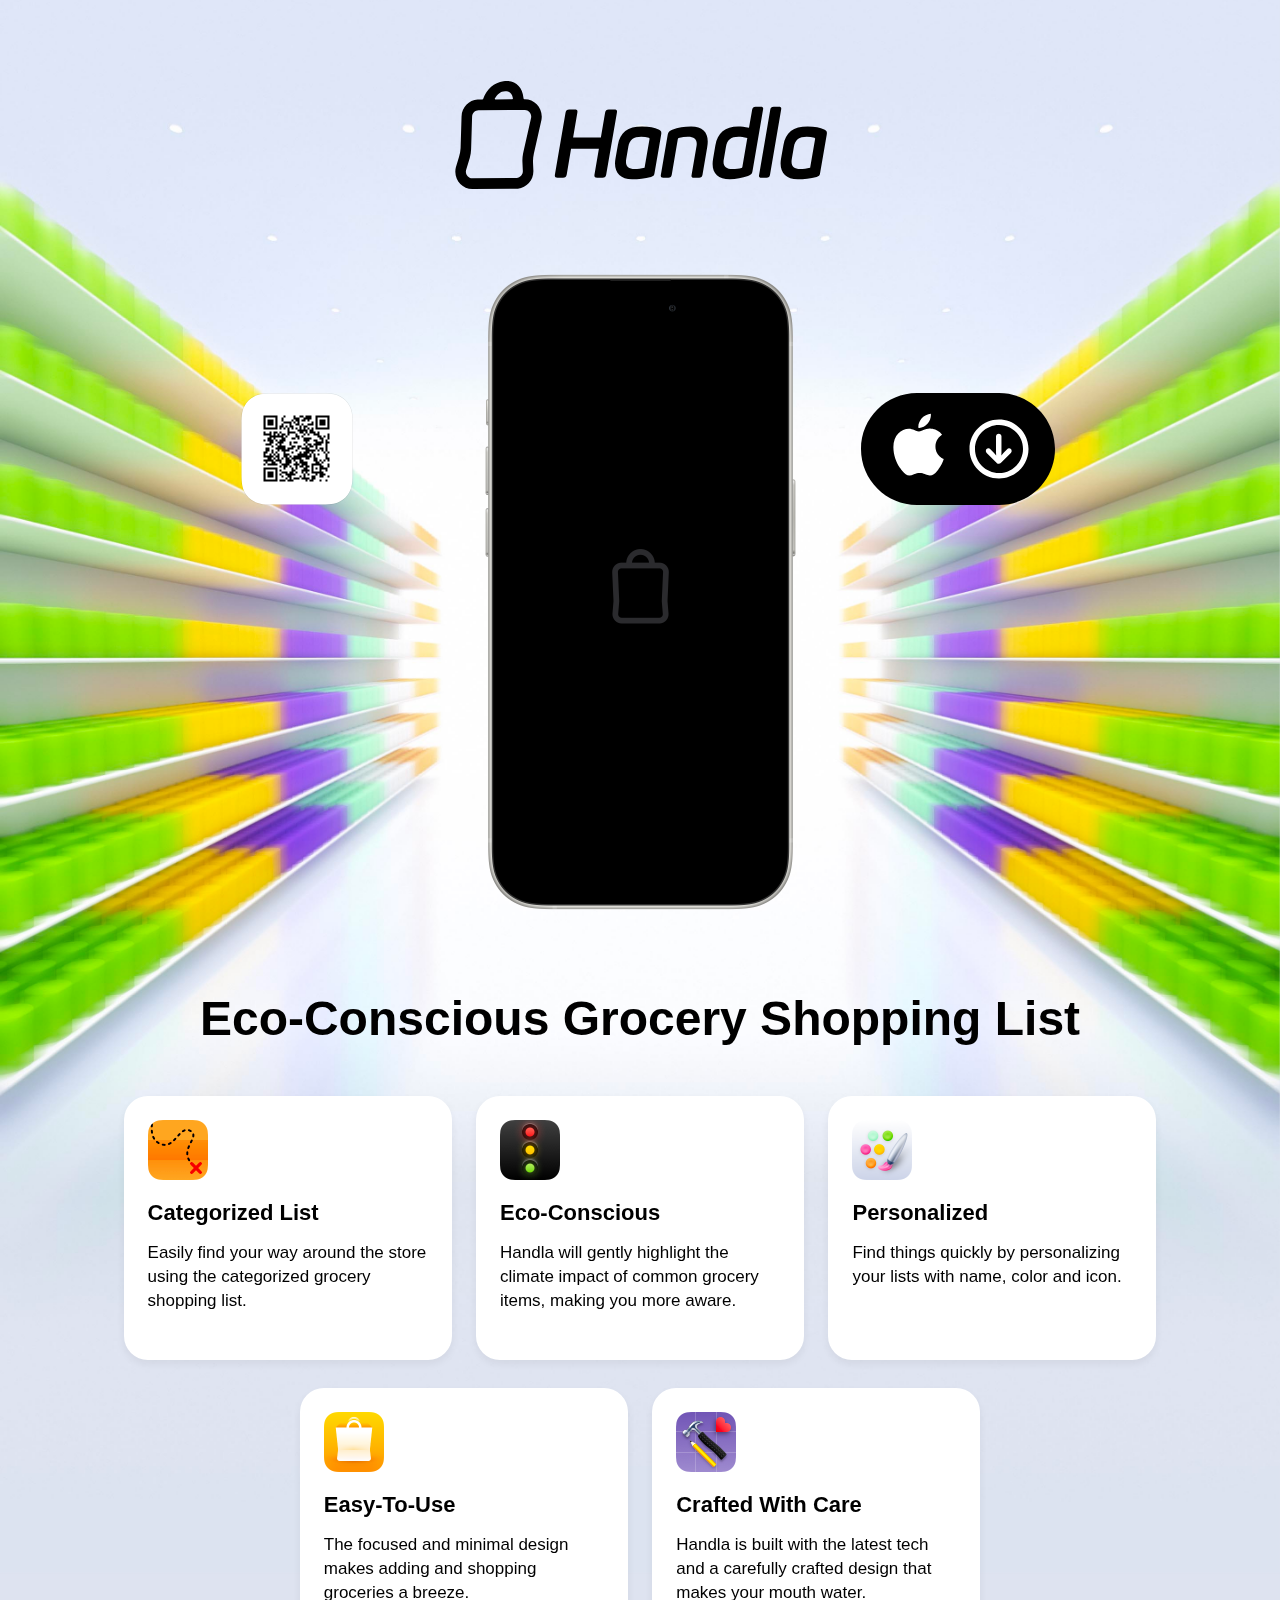
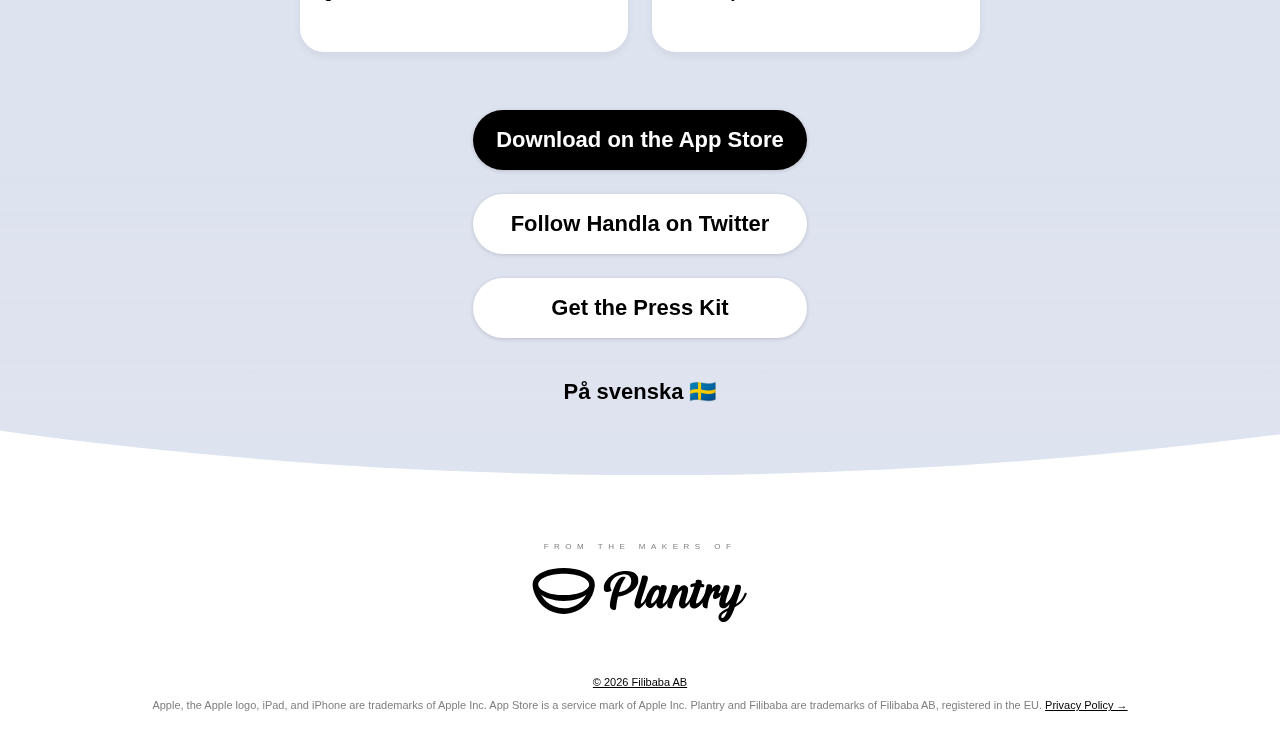
<file: index.html>
<!DOCTYPE html>
<html>
  <head>
    <meta charset="utf8" />
    <title>Handla: Smart Grocery Shopping List App</title>
    <meta name="description"
    content="Handla is a tastefully designed grocery shopping list that is eco-conscious, categorized, personalized, easy-to-use, and family shared. In short, it’s all you need in a shopping list.">
    <meta name="viewport" content="width=device-width, initial-scale=1.0, viewport-fit=cover">
<!--     <meta name="apple-itunes-app" content="app-id=1548937693, affiliate-data=ct=web"> -->
    <meta property="og:title" content="Handla: Smart Grocery Shopping List App">
  	<meta property="og:type" content="website">
  	<meta property="og:description" content="Handla is a tastefully designed grocery shopping list that is eco-conscious, categorized, personalized, easy-to-use, and family shared. In short, it’s all you need in a shopping list.">
  	<meta property="og:image" content="https://handlagrocerylist.app/gfx/social-large.jpg">
    <meta name="twitter:image:src" content="https://handlagrocerylist.app/gfx/social-large.jpg">
    <meta name="twitter:creator" content="@GetHandla">
    <meta name="twitter:title" content="Handla: Smart Grocery Shopping List App">
    <meta name="twitter:description" content="Handla is a tastefully designed grocery shopping list that is eco-conscious, categorized, personalized, easy-to-use, and family shared. In short, it’s all you need in a shopping list.">
    <meta name="twitter:site" content="@GetHandla">
    <meta name="twitter:card" content="summary_large_image">
    <meta name="twitter:image" content="https://handlagrocerylist.app/gfx/social-large.jpg">
    <meta name="theme-color" content="#dee3f0" media="(prefers-color-scheme: light)">
    <meta name="theme-color" content="#1A1B20" media="(prefers-color-scheme: dark)">
    <link rel="stylesheet" href="styles.css">
    <link rel="shortcut icon" href="gfx/handla-favicon.png">
    <link rel="apple-touch-icon" href="gfx/handla-favicon.png">
  </head>
  <body>
    

    <div class="hero rellax" data-rellax-speed="-5" id="headerimage">
        <picture>
        <source srcset="gfx/header-dark@2x.jpg" media="(prefers-color-scheme: dark)">
        <img src="gfx/header@2x.jpg">
        </picture>
    </div>
    
    <header>
      <div class="wrapper">
        
        <img src="gfx/handla.svg" class="handla-logo" alt="Handla" width="443px" height="185px">
        
        <a href="https://apps.apple.com/app/handla-grocery-shopping-list/id1548937693#?platform=iphone" class="download">
        <img src="gfx/download.svg" class="download-button" alt="Download from the App Store" width="194px" height="112px">
        </a>
        <a href="https://apps.apple.com/app/handla-grocery-shopping-list/id1548937693#?platform=iphone" class="download-qr">
        <img src="gfx/qrcode.svg" alt="Download from the App Store" width="112px" height="112px">
        </a>
        
        <div class="hero-iphone">

<!--
          <video class="video dark-video" autoplay muted loop playsinline>
    				<source src="video/web-EN-dark-small.mp4" width="281" height="610" type="video/mp4" media="(max-width:580px)">
    				<source src="video/web-EN-dark.mp4" width="281" height="610" type="video/mp4"/>
  				</video>
  				
          <video class="video light-video" autoplay muted loop playsinline>
    				<source src="video/web-EN-light-small.mp4" width="281" height="610" type="video/mp4" media="(max-width:580px)">
    				<source src="video/web-EN-light.mp4" width="281" height="610" type="video/mp4"/>
  				</video>
-->


          <video class="video dark-video" width="281" height="610" autoplay muted loop playsinline>
    				<source src="https://maxrudberg.com/handla/web-EN-dark-small.mp4" width="281" height="610" type="video/mp4" media="(max-width:580px)">
    				<source src="https://maxrudberg.com/handla/web-EN-dark.mp4" width="281" height="610" type="video/mp4"/>
  				</video>
  				
          <video class="video light-video" width="281" height="610" autoplay muted loop playsinline>
    				<source src="https://maxrudberg.com/handla/web-EN-light-small.mp4" width="281" height="610" type="video/mp4" media="(max-width:580px)">
    				<source src="https://maxrudberg.com/handla/web-EN-light.mp4" width="281" height="610" type="video/mp4"/>
  				</video>

        </div>
        <div>
          <h2>
            <div class="tagline">
              <span class="active">Eco-Conscious</span>
              <span>Categorized&nbsp;</span>
              <span>Personalized&nbsp;</span>
              <span>Easy-To-Use&nbsp;</span>
<!--               <span>Synced&nbsp;</span> -->
            </div>Grocery Shopping List
          </h2>
        </div>

        <a href="https://apps.apple.com/app/handla-grocery-shopping-list/id1548937693#?platform=iphone" class="download-top">
          <img src="gfx/download.svg" class="download-button" alt="Download from the App Store" width="194px" height="112px">
        </a>
        
        <div class="cards">
          <div class="card">
            <picture><img src="gfx/icon-categorized.png" srcset="gfx/icon-categorized@2x.png 2x, gfx/icon-categorized@3x.png 3x" alt="Categorized List"></picture>
            <h1>Categorized List</h1>
            <p>Easily find your way around the store using the categorized grocery shopping list.</p>
          </div>
<!--
          <div class="card">
            <picture>
              <source srcset="gfx/icon-share-dark.png, gfx/icon-share-dark@2x.png 2x, gfx/icon-share-dark@3x.png 3x" media="(prefers-color-scheme: dark)">
              <source srcset="gfx/icon-share@2x.png 2x, gfx/icon-share@3x.png 3x">
              <img src="gfx/icon-share.png" alt="Share & Sync Lists">
            </picture>
            <h1>Sync Lists</h1>
            <p>Keeps lists in sync on your other devices with Handla Premium. Sharing with other users is coming soon.</p>
          </div>
-->
          <div class="card">
            <picture><img src="gfx/icon-ecoconscious.png" srcset="gfx/icon-ecoconscious@2x.png 2x, gfx/icon-ecoconscious@3x.png 3x" alt="Eco-Conscious"></picture>
            <h1>Eco-Conscious</h1>
            <p>Handla will gently highlight the climate impact of common grocery items, making you more aware.</p>
          </div>
          <div class="card">
            <picture>
              <source srcset="gfx/icon-personalized-dark.png, gfx/icon-personalized-dark@2x.png 2x, gfx/icon-personalized-dark@3x.png 3x" media="(prefers-color-scheme: dark)">
              <source srcset="gfx/icon-personalized@2x.png 2x, gfx/icon-personalized@3x.png 3x">
              <img src="gfx/icon-personalized.png" alt="Personalized">
            </picture>
            <h1>Personalized</h1>
            <p>Find things quickly by personalizing your lists with name, color and icon.</p>
          </div>
          <div class="card">
            <picture>
              <source srcset="gfx/icon-easytouse-dark.png, gfx/icon-easytouse-dark@2x.png 2x, gfx/icon-easytouse-dark@3x.png 3x" media="(prefers-color-scheme: dark)">
              <source srcset="gfx/icon-easytouse@2x.png 2x, gfx/icon-easytouse@3x.png 3x">
              <img src="gfx/icon-easytouse.png" alt="Easy-To-Use">
            </picture>
            <h1>Easy-To-Use</h1>
            <p>The focused and minimal design makes adding and shopping groceries a breeze.</p>
          </div>
          <div class="card">
            <picture><img src="gfx/icon-tasteful.png" srcset="gfx/icon-tasteful@2x.png 2x, gfx/icon-tasteful@3x.png 3x" alt="Tastefully Designed"></picture>
            <h1>Crafted With Care</h1>
            <p>Handla is built with the latest tech and a carefully crafted design that makes your mouth water.</p>
          </div>
        </div>
  <!--
          
        <section class="awards">   
          <div class="award-grid">
            <div class="award">
                <p>Great on<br>iOS 16</p>
            </div>
          </div>
    

          <div class="review-grid">
            <div class="review">
                  <img src="gfx/fivestars.svg" alt="Five stars" class="invertInDarkMode">
                  <p><b>Really Nice</b> I can’t wait to check it out. I’m a fan of Filibaba’s work and I trust them with my data and time.</p>
                  <h2>— msrubbertson</h2>
            </div>
          </div>
-->
        </section>
        
        <div class="buttons">
          <a href="https://apps.apple.com/app/handla-grocery-shopping-list/id1548937693#?platform=iphone" class="button button-primary">Download on the App Store</a>
          <a href="https://twitter.com/gethandla/" class="button button-secondary">Follow Handla on Twitter</a>
          <a href="https://www.dropbox.com/sh/0s5s9iqrdbmeyy1/AABOpoHv_XLEgizeh7MD4hc1a?dl=0" class="button button-secondary">Get the Press Kit</a>
          <a href="se/index.html" class="button button-tertiary">På svenska 🇸🇪</a>
        </div>
      </div>
    </header>
        
<div class="background-fade">
</div>
      
    <footer>
      <div>
        <svg class="bend" width="1440px" height="51px" viewBox="0 0 1440 51" version="1.1" xmlns="http://www.w3.org/2000/svg" xmlns:xlink="http://www.w3.org/1999/xlink">
            <g id="Page-1" stroke="none" stroke-width="1" fill="none" fill-rule="evenodd">
                <g id="Artboard" transform="translate(0.000000, -2.000000)" fill="#dee3f0">
                    <path d="M1440,4 C1200.33169,36.6666667 960.331692,53 720,53 C479.668308,53 239.668308,36.6666667 0,4 L0,2 L1440,2 L1440,4 Z" id="Combined-Shape"></path>
                </g>
            </g>
        </svg>
        <p class="makers">from the makers of</p>
        <a href="https://www.plantry.app/">
        <img src="gfx/plantry.svg" alt="Plantry logo" class="plantry">
        </a>
      </div>
      <div class="copyright-notice">
        <p>
           <a href="https://www.filibaba.com/">
            &copy; <script>document.write(new Date().getFullYear());</script>
            Filibaba AB</a>
        </p>
        <p>
          Apple, the Apple logo, iPad, and iPhone are trademarks of Apple Inc. App Store is a service mark of Apple Inc. Plantry and Filibaba are trademarks of Filibaba AB, registered in the EU. <a href="https://www.filibaba.com/privacypolicy.html">Privacy Policy →</a>
        </p>
      </div>
    </footer>
    <script>
      function animateHeader() {
        const delay = 2;
        const words = Array.from(document.querySelectorAll('.tagline span'));
        setInterval(() => {
          words[0].classList.remove('active');
          words[0].classList.add('goingAway');
          words[1].classList.add('active');
          words[words.length - 1].classList.remove('goingAway');
          words.push(words.splice(0, 1)[0]);
        }, delay * 1000);
      }
      animateHeader();
    </script>
    <script src="js/rellax.min.js"></script>
    <script>
    // Accepts any class name
    var rellax = new Rellax('.rellax');
    </script>   
    
    <script>
      window.addEventListener('scroll', function() {
        let num = (window.scrollY/window.innerHeight)*30;
  
        document.getElementById('headerimage').style.webkitFilter = 'blur(' + num + 'px)'
      })
    </script>  
    
  </body>
</html>
</file>
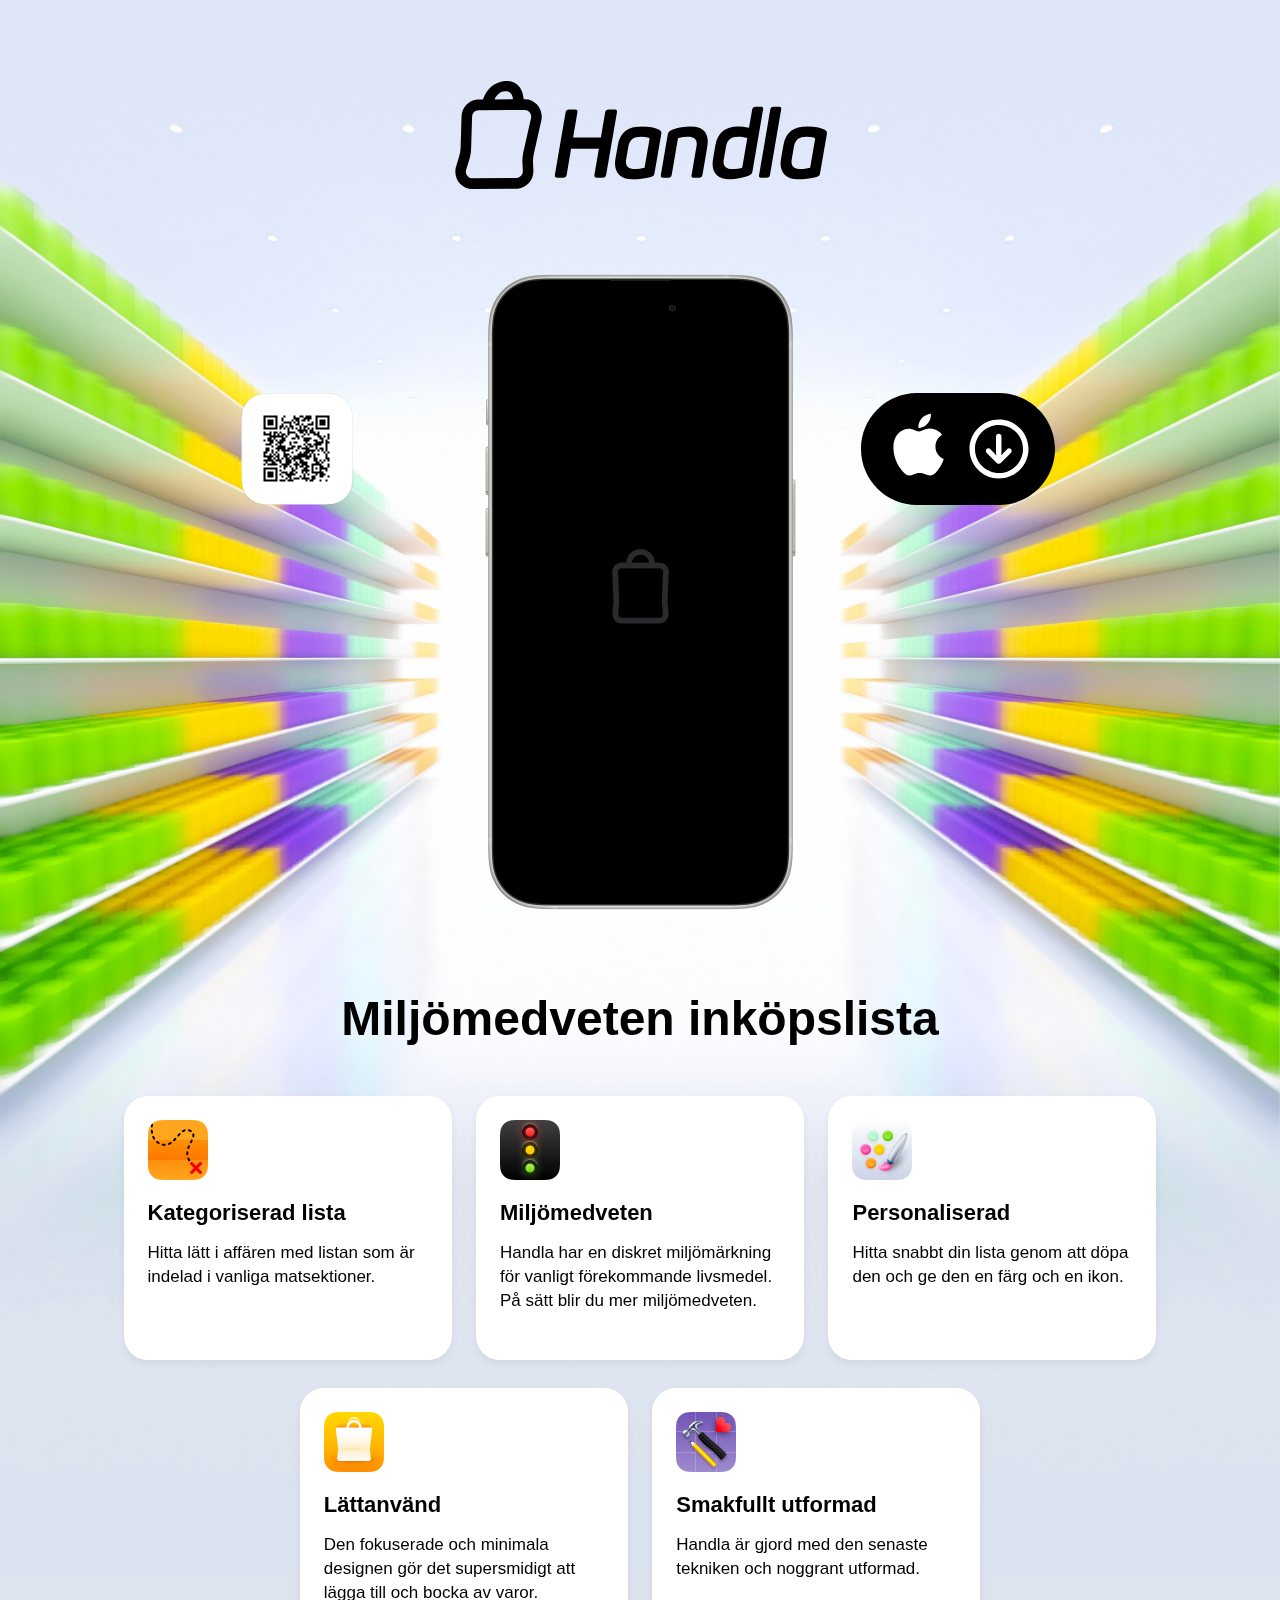
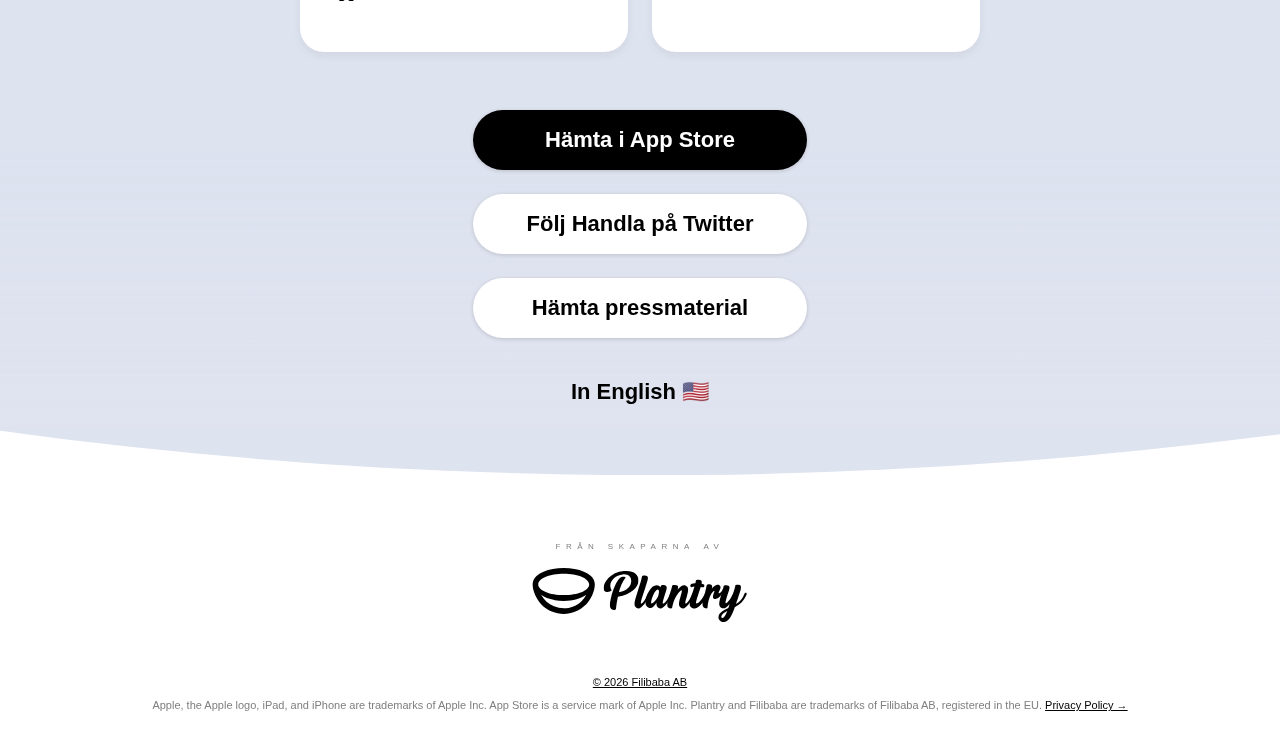
<file: se/index.html>
<!DOCTYPE html>
<html>
  <head>
    <meta charset="utf8" />
    <title>Handla: Smart inköpslista app</title>
    <meta name="description"
    content="Handla är en smakfullt utformad inköpslista som är miljömedveten, kategoriserad, personaliserad, lätt att använda och går att dela med hela familjen. Kort sagt; den är allt du kan önska dig i en inköpslista.">
    <meta name="viewport" content="width=device-width, initial-scale=1.0, viewport-fit=cover">
    <meta name="apple-itunes-app" content="app-id=1548937693, affiliate-data=ct=web">
    <meta property="og:title" content="Handla: Smart inköpslista app">
  	<meta property="og:type" content="website">
  	<meta property="og:description" content="Handla är en smakfullt utformad inköpslista som är miljömedveten, kategoriserad, personaliserad, lätt att använda och går att dela med hela familjen. Kort sagt; den är allt du kan önska dig i en inköpslista.">
  	<meta property="og:image" content="https://handlagrocerylist.app/gfx/social-large.jpg">
    <meta name="twitter:image:src" content="https://handlagrocerylist.app/gfx/social-large.jpg">
    <meta name="twitter:creator" content="@GetHandla">
    <meta name="twitter:title" content="Handla: Smart inköpslista app">
    <meta name="twitter:description" content="Handla är en smakfullt utformad inköpslista som är miljömedveten, kategoriserad, personaliserad, lätt att använda och går att dela med hela familjen. Kort sagt; den är allt du kan önska dig i en inköpslista.">
    <meta name="twitter:site" content="@GetHandla">
    <meta name="twitter:card" content="summary_large_image">
    <meta name="twitter:image" content="https://handlagrocerylist.app/gfx/social-large.jpg">
    <meta name="theme-color" content="#dee3f0" media="(prefers-color-scheme: light)">
    <meta name="theme-color" content="#1A1B20" media="(prefers-color-scheme: dark)">
    <link rel="stylesheet" href="../styles.css">
    <link rel="shortcut icon" href="../gfx/handla-favicon.png">
    <link rel="apple-touch-icon" href="../gfx/handla-favicon.png">
  </head>
  <body>

    <div class="hero rellax" data-rellax-speed="-5" id="headerimage">
        <picture>
        <source srcset="../gfx/header-dark@2x.jpg" media="(prefers-color-scheme: dark)">
        <img src="../gfx/header@2x.jpg">
        </picture>
    </div>
    
    <header>
      <div class="wrapper">
        
        <img src="../gfx/handla.svg" class="handla-logo" alt="Handla" width="443px" height="185px">
        
        <a href="https://apps.apple.com/se/app/handla-grocery-shopping-list/id1548937693#?platform=iphone" class="download">
        <img src="../gfx/download.svg" class="download-button" alt="Hämta i App Store" width="194px" height="112px">
        </a>
        <a href="https://apps.apple.com/app/handla-grocery-shopping-list/id1548937693#?platform=iphone" class="download-qr">
        <img src="../gfx/qrcode.svg" alt="Hämta i App Store" width="112px" height="112px">
        </a>
        
        <div class="hero-iphone">

<!--
          <video class="video dark-video" autoplay muted loop playsinline>
    				<source src="../video/web-EN-dark-small.mp4" width="281" height="610" type="video/mp4" media="(max-width:580px)">
    				<source src="../video/web-EN-dark.mp4" width="281" height="610" type="video/mp4"/>
  				</video>
  				
          <video class="video light-video" autoplay muted loop playsinline>
    				<source src="../video/web-SE-light-small.mp4" width="281" height="610" type="video/mp4" media="(max-width:580px)">
    				<source src="../video/web-SE-light.mp4" width="281" height="610" type="video/mp4"/>
  				</video>
-->


          <video class="video dark-video" autoplay muted loop playsinline>
    				<source src="https://maxrudberg.com/handla/web-EN-dark-small.mp4" width="281" height="610" type="video/mp4" media="(max-width:580px)">
    				<source src="https://maxrudberg.com/handla/web-EN-dark.mp4" width="281" height="610" type="video/mp4"/>
  				</video>
  				
          <video class="video light-video" autoplay muted loop playsinline>
    				<source src="https://maxrudberg.com/handla/web-SE-light-small.mp4" width="281" height="610" type="video/mp4" media="(max-width:580px)">
    				<source src="https://maxrudberg.com/handla/web-SE-light.mp4" width="281" height="610" type="video/mp4"/>
  				</video>

        </div>
        <div>
          <h2>
            <div class="tagline">
              <span class="active">Miljömedveten</span>
              <span>Kategoriserad&nbsp;</span>
              <span>Personaliserad&nbsp;</span>
              <span>Lättanvänd&nbsp;</span>
<!--               <span>Synkad&nbsp;</span> -->
            </div>inköpslista
          </h2>
        </div>
        
        <a href="https://apps.apple.com/app/handla-grocery-shopping-list/id1548937693#?platform=iphone" class="download-top">
          <img src="../gfx/download.svg" class="download-button" alt="Hämta i App Store" width="194px" height="112px">
        </a>
             
        <div class="cards">
          <div class="card">
            <picture><img src="../gfx/icon-categorized.png" srcset="../gfx/icon-categorized@2x.png 2x, ../gfx/icon-categorized@3x.png 3x" alt="Categorized List"></picture>
            <h1>Kategoriserad lista</h1>
            <p>Hitta lätt i affären med listan som är indelad i vanliga matsektioner.</p>
          </div>
<!--
          <div class="card">
            <picture>
              <source srcset="../gfx/icon-share-dark.png, ../gfx/icon-share-dark@2x.png 2x, ../gfx/icon-share-dark@3x.png 3x" media="(prefers-color-scheme: dark)">
              <source srcset="../gfx/icon-share@2x.png 2x, ../gfx/icon-share@3x.png 3x">
              <img src="../gfx/icon-share.png" alt="Synka listor">
            </picture>
            <h1>Synka listor</h1>
            <p>Synka dina listor med andra enheter med Handla Premium. Delning med andra användare kommer snart.</p>
          </div>
-->
          <div class="card">
            <picture><img src="../gfx/icon-ecoconscious.png" srcset="../gfx/icon-ecoconscious@2x.png 2x, ../gfx/icon-ecoconscious@3x.png 3x" alt="Eco-Conscious"></picture>
            <h1>Miljömedveten</h1>
            <p>Handla har en diskret miljömärkning för vanligt förekommande livsmedel. På sätt blir du mer miljömedveten.</p>
          </div>
          <div class="card">
            <picture>
              <source srcset="../gfx/icon-personalized-dark.png, ../gfx/icon-personalized-dark@2x.png 2x, ../gfx/icon-personalized-dark@3x.png 3x" media="(prefers-color-scheme: dark)">
              <source srcset="../gfx/icon-personalized@2x.png 2x, ../gfx/icon-personalized@3x.png 3x">
              <img src="../gfx/icon-personalized.png" alt="Personalized">
            </picture>
            <h1>Personaliserad</h1>
            <p>Hitta snabbt din lista genom att döpa den och ge den en färg och en ikon.</p>
          </div>
          <div class="card">
            <picture>
              <source srcset="../gfx/icon-easytouse-dark.png, ../gfx/icon-easytouse-dark@2x.png 2x, ../gfx/icon-easytouse-dark@3x.png 3x" media="(prefers-color-scheme: dark)">
              <source srcset="../gfx/icon-easytouse@2x.png 2x, ../gfx/icon-easytouse@3x.png 3x">
              <img src="../gfx/icon-easytouse.png" alt="Lättanvänd">
            </picture>
            <h1>Lättanvänd</h1>
            <p>Den fokuserade och minimala designen gör det supersmidigt att lägga till och bocka av varor.</p>
          </div>
          <div class="card">
            <picture><img src="../gfx/icon-tasteful.png" srcset="../gfx/icon-tasteful@2x.png 2x, ../gfx/icon-tasteful@3x.png 3x" alt="Tastefully Designed"></picture>
            <h1>Smakfullt utformad</h1>
            <p>Handla är gjord med den senaste tekniken och noggrant utformad.</p>
          </div>
          
        </div>
  <!--
          
        <section class="awards">   
          <div class="award-grid">
            <div class="award">
                <p>Enastående<br>med iOS 16</p>
            </div>
          </div>
    

          <div class="review-grid">
            <div class="review">
                  <img src="../gfx/fivestars.svg" alt="Five stars" class="invertInDarkMode">
                  <p><b>Really Nice</b> I can’t wait to check it out. I’m a fan of Filibaba’s work and I trust them with my data and time.</p>
                  <h2>— msrubbertson</h2>
            </div>
          </div>
-->
        </section>
        
        <div class="buttons">
          <a href="https://apps.apple.com/se/app/handla-grocery-shopping-list/id1548937693#?platform=iphone" class="button button-primary">Hämta i App Store</a>
          <a href="https://twitter.com/gethandla/" class="button button-secondary">Följ Handla på Twitter</a>
          <a href="https://www.dropbox.com/sh/hbj70nf62q96h45/AABFqQ3ENTqxnU4CFGW1ljMxa?dl=0" class="button button-secondary">Hämta pressmaterial</a>
          <a href="../index.html" class="button button-tertiary">In English 🇺🇸</a>
        </div>
      </div>
    </header>
        
<div class="background-fade">
</div>
      
    <footer>
      <div>
        <svg class="bend" width="1440px" height="51px" viewBox="0 0 1440 51" version="1.1" xmlns="http://www.w3.org/2000/svg" xmlns:xlink="http://www.w3.org/1999/xlink">
            <g id="Page-1" stroke="none" stroke-width="1" fill="none" fill-rule="evenodd">
                <g id="Artboard" transform="translate(0.000000, -2.000000)" fill="#dee3f0">
                    <path d="M1440,4 C1200.33169,36.6666667 960.331692,53 720,53 C479.668308,53 239.668308,36.6666667 0,4 L0,2 L1440,2 L1440,4 Z" id="Combined-Shape"></path>
                </g>
            </g>
        </svg>
        <p class="makers">från skaparna av</p>
        <a href="https://www.plantry.app/se/index.html">
        <img src="../gfx/plantry.svg" alt="Plantry logo" class="plantry">
        </a>
      </div>
      <div class="copyright-notice">
        <p>
           <a href="https://www.filibaba.com/se/">
            &copy; <script>document.write(new Date().getFullYear());</script>
            Filibaba AB</a>
        </p>
        <p>
          Apple, the Apple logo, iPad, and iPhone are trademarks of Apple Inc. App Store is a service mark of Apple Inc. Plantry and Filibaba are trademarks of Filibaba AB, registered in the EU. <a href="https://www.filibaba.com/privacypolicy.html">Privacy Policy →</a>
        </p>
      </div>
    </footer>
    <script>
      function animateHeader() {
        const delay = 2;
        const words = Array.from(document.querySelectorAll('.tagline span'));
        setInterval(() => {
          words[0].classList.remove('active');
          words[0].classList.add('goingAway');
          words[1].classList.add('active');
          words[words.length - 1].classList.remove('goingAway');
          words.push(words.splice(0, 1)[0]);
        }, delay * 1000);
      }
      animateHeader();
    </script>
    <script src="../js/rellax.min.js"></script>
    <script>
    // Accepts any class name
    var rellax = new Rellax('.rellax');
    </script>   
    
    <script>
      window.addEventListener('scroll', function() {
        let num = (window.scrollY/window.innerHeight)*30;
  
        document.getElementById('headerimage').style.webkitFilter = 'blur(' + num + 'px)'
      })
    </script>    
    
  </body>
</html>
</file>
<file: styles.css>
html, body {
    margin: 0;
    padding-bottom: 32px;
    color: #000;
    font-family: -apple-system, BlinkMacSystemFont, 'Helvetica Neue', Helvetica, sans-serif;
    align-content: center;
    align-items: center;
    text-align: center;
    
  }
  body {
    background-color: #dee3f0;
    padding: 0;
    margin-bottom: -40px;
  }
  .hero {
    z-index: -10;
    position: absolute;
    width: 100vw;
    overflow: visible;
    min-height: 130vh;
  }
  
  .hero img {
    display: block;
    position: absolute;
    height: 200vh;
    width: 100vw;
    margin-top: -48vh;
    overflow: visible;
    object-fit: cover;
    background-repeat: no-repeat;
  }
  
  .download {
    margin-top: -1132px;
    margin-left: 736px;
    display: block;
    overflow: visible;
  	position: absolute;
  	width: 194px;
  	height: 112px;
    transition: 0.35s;
  }
  
  .download-button {
  	width: 194px;
  	height: 112px;
    transition: 0.35s;
  }
  
  .download-qr {
    margin-top: -1132px;
    margin-left: -836px;
    display: block;
    overflow: visible;
  	position: absolute;
  	width: 112px;
  	height: 112px;
    transition: 0.35s;
  }
    
  .hero-iphone {
    height: 638px;
 	  width: 313px;
    background: url(gfx/hero-iphone@2x.png);
    background-size: 313px 638px;
  	background-repeat: no-repeat;
  	background-position: center center;
  	margin: 40px 0px 80px 0px;
    transition: 0.35s;
  }
  
  .dark-video {
    display: none;
  }
    
  .video {
    height: 610px;
    width: 281px;
    margin-top: 14px;
  	border-radius: 30px;
    transition: 0.35s;
  }
  
  .wrapper {
    display: flex;
    flex-direction: column;
    min-height: 95%;
    justify-content: center;
    align-content: center;
    align-items: center;
    text-align: center;
    padding-left: env(safe-area-inset-left);
    padding-right: env(safe-area-inset-right);
  }
  .handla-logo {
    margin-top: 48px;
    width: 443px;
    height: 185px;
    transition: 0.35s;
  }
  .vignette {
    font-size: 1.8em;
    margin: 0 0 1vw 0;
    transition: 0.35s;
  }
  h2 {
    font-weight: bold;
    font-size: 48px;
    margin: 0 4vw;
  }
  .tagline {
    display: inline;
    position: relative;
  }
  .tagline span {
    position: absolute;
    top: 1.25em;
    right: 0;
    opacity: 0;
    transition: all 0.3s ease-in-out;
  }
  .tagline span:first-child { position: relative; }
  .tagline span.active { top: 0; opacity: 1; }
  .tagline span.goingAway { top: -1em; opacity: 0; }
  
  .cards {
    max-width: 1400px;
    margin-top: 64px;
    margin-bottom: 0;
  }
  
  .card {
    transition: 0.35s; 
    background-color: white;
    border-radius: 32px;
    padding: 32px;
    margin: 12px 12px 16px 12px;
    max-width: 312px;
    min-height: 208px;
    display: inline-block;
    vertical-align: top;
    text-align: left;
    box-shadow:0 4px 8px rgba(0, 0, 0, 0.06);
  }
  
  .card h1  {
    font-size: 24px;
  }
  
  .card p {
    font-size: 18px;
    line-height: 25px;
    margin: 0;
    padding: 0;
  }
  
  .buttons {
    max-width: 364px;
    text-align: center;
  }
  
  .button {
    display: inline-block;
    height: 60px;
    line-height: 60px;
    width: 334px;
    border-radius: 30px;
    font-size: 22px;
    font-weight: 600;
    text-decoration: none;
    text-align: center;
	  transition: 0.15s;
	  margin-bottom: 8px;
  }

  .button-primary {
    margin-top: 40px;
    color: white;
    background-color: black;
    box-shadow:0 1px 4px rgba(0, 0, 0, 0.16); 
  }
  
  .button-secondary {
    margin-top: 16px;
    color: black;
    background-color: white;
    box-shadow:0 1px 4px rgba(0, 0, 0, 0.16); 
  }
  
  .button-tertiary {
    margin-top: 16px;
    color: black;
  }
  
  .button-primary:hover {
	  background-color: #676772;		  
    box-shadow:none;
  }
	
  .button-secondary:hover {
	  background-color: rgba(120, 120, 128, 0.16);
    box-shadow:none;
  }
  
  .button-tertiary:hover {
	  background-color: rgba(120, 120, 128, 0.16);
  }
  
  header a:active {
    opacity: 0.7;
  }
  
  .background-fade {
    background: linear-gradient(0deg, rgba(223,227,239,1) 0%, rgba(223,227,239,0) 100%);
    width: 100%;
    margin-top: -280px;
    height: 280px;
  }

  .bend {
    bottom: -1px;
    height: auto;
    width: 102vw;
    left: -1vw;
    margin-top: -1px;
    margin-bottom: 16px;
  }
  
  footer {
    font: -apple-system-footnote;
    font-size: 11px;
    text-align: center;
    color: #7f7f7f;
    padding-bottom: 8px;
    overflow: hidden; 
    background-color: white;
  }
  
  .copyright-notice {
    margin-left: 16px;
    margin-right: 16px;  
    padding-bottom: env(safe-area-inset-bottom);
  }
  
  .copyright-notice a {
    color: black;
    text-decoration: underline;
  }
  
  .copyright-notice a:hover {
    opacity: 0.7;
  }
  
  .plantry {
    width: 220px;
    height: auto;
    margin: 40px;
  }
  .makers {
    font-variant: small-caps;
    letter-spacing: 5.5px;
    position: relative;
    top: 35px;
  }
  
  
  .invertInDarkMode {
   -webkit-filter: invert(1);
   filter: invert(1);    
  }
  
  /* Awards */


  .app-store-download {
    display: block;
    width: 194px;
    height: 112px;
    opacity: 1;
    margin-bottom: 2rem;
    margin-top: 0;
  }
  
  .award-grid {
    max-width: 1090px;
    text-align: left;
  }
  
  .award {
  	background: url(gfx/award@2x.png);
    background-size: 290px 142px;
  	background-repeat: no-repeat;
  	background-position-y: 35px;
  	position: relative;
  	display: inline-block;
  	vertical-align: top;
  	margin: 35px;
  	width: 290px;
  	height: 178px;
    text-align: center;
  }
  
  
  .award p {
    margin-top: 98px;
    font-weight: bold;
    font-size: 1.125rem;
  	height: 20px;
  }
  
  .award h2 {
    font-weight: normal;
    font-size: 0.8125rem;
  	opacity: 0.7;
  	height: 20px;
  	margin-top: 33px;
  }
  
  .articlequote {
  	position: relative;
  	display: inline-block;
  	vertical-align: top;
  	margin: 35px;
  	width: 290px;
    text-align: left;
  }
  
  .articlequote p {
    margin-top: 0;
    margin-bottom: 0;
  	font-size: 18px;
  	color: #4D4D4D;
    line-height: 1.5;
  }
  
  .articlequote b {
    color: black;
  }
  
  .review-grid {
    max-width: 1090px;
    margin-bottom: 0;
    text-align: left;
  }
  
  .review {
  	position: relative;
  	display: inline-block;
  	vertical-align: top;
  	margin: 35px;
  	width: 290px;
    text-align: left;
  }
  
  .review p {
    margin-top: 16px;
    margin-bottom: 0;
  	font-size: 18px;
  	color: #4D4D4D;
    line-height: 1.5;
  }
  
  .review b {
    color: black;
  }
  
  .review h2 {
    font-weight: normal;
    font-size: 18px;
    margin: 0;
    padding: 0;
    opacity: 0.5;
    text-align: left;
  }
  
  /* Dark Mode */
  @media (prefers-color-scheme: dark) {
    body { background: #1A1B20; }
    .wrapper { color: #fff; }
    .bend path { fill: #1A1B20; }
    .hero { background-image: url('gfx/header-dark.jpg'); background-color: #1A1B20; }
    .dark-video { display: inline; }
    .light-video { display: none; }
    .download-button, .plantry, .download-qr {
      -webkit-filter: invert(1);
      filter: invert(1);}
    .button-primary {color: black; background-color: white;}
    .button-secondary {color: white; background-color: black; box-shadow: none;}
    .button-tertiary {color: white;}
    .button-primary:hover { background-color: rgba(255, 255, 255, 0.6); }
  	.button-secondary:hover { background-color: rgba(120, 120, 128, 0.16);}
  	.button-tertiary:hover { background-color: rgba(120, 120, 128, 0.16);}
  	.hero-iphone { background: url(gfx/hero-iphone-dark@2x.png); background-size: 313px 638px; background-repeat: no-repeat; background-position: center center; }
    .handla-logo {  
      -webkit-filter: invert(1) drop-shadow( 0 0 32px rgba(0, 0, 0, 1));
      filter: invert(1)  drop-shadow( 0 0 32px rgba(0, 0, 0, 1));}
    .card { background-color: #27282E; }
    .background-fade { background: linear-gradient(0deg, rgba(26,27,32,1) 0%, rgba(26,27,32,0) 100%); }
    footer { background-color: black;}
    .copyright-notice a { color: white; }
    
  
    .award {
    	background: url(gfx/awardDarkMode@2x.png);
      background-size: 290px 142px;
    	background-repeat: no-repeat;
    	background-position-y: 35px;
    }
   
    .articlequote p {
      color: #8C8C8C;
    }
    
    .articlequote b {
      color: white;
    }
    
    .review p {
      color: #8C8C8C;
    }
    
    .review b {
      color: white;
    }
    
  )
  
  }
  
  /* Download button swap */
  @media screen and (min-width: 1053px) {     
    .download, .download-qr {
      display: block;
    }
    .download-top {
      display: none;
    }
  }

  @media screen and (max-width: 1052px) {     
    .download, .download-qr {
      display: none;
    }
    .download-top {
      display: block;
      margin-top: 40px;
    }
    .download-button {
    	width: 155.2px;
    	height: 89.6px;
    }
  }
  
  /* Tablet landscape */
  @media screen and (max-height: 920px) {   
    .hero img {
      height: 160vh;
      width: 100vw;
      margin-top: 0;
    }
  }
    
  /* Mobile Lanscape */
  @media screen and (max-height: 567px) {   
    .hero img {
      height: 300vh;
      width: 100vw;
      margin-top: 0;
    }
  }
  
	  
  /* Very tall & narrow */
  @media screen and (max-width: 1538px) and (min-height: 1200px) {
      .hero img {
      height: 150vh;
      width: 100vw;
      margin-top: -24vh;
    } 
  }
    	  
  /* Laptop */
  @media screen and (max-width: 1538px) {
  
  
    .download {
      margin-left: 636px;
    }

    .download-qr {
      margin-left: -686px;    
    }

    .cards {
      margin-top: 40px;
      margin-bottom: 0;
    }
    
    .card {
      border-radius: 24px;
      padding: 24px;
      margin: 10px 10px 18px 10px;
      max-width: 280px;
      min-height: 216px;
      box-shadow:0 4px 8px rgba(0, 0, 0, 0.06);
    }
    
    .card h1  {
      margin-top: 16px;
      font-size: 22px;
    }
    
    .card p {
      font-size: 17px;
      line-height: 24px;
    }
  }	 

  
  /* Mobile */
  @media screen and (max-width: 580px) {
    .hero img {
      height: 150vh;
      width: 100vw;
      margin-top: 0;
    }
    
    .buttons { margin-left: 24px; margin-right: 24px;}
		.button { height: 48px; line-height: 48px; width: 100%; border-radius: 24px; font-size: 18px;}
    .button-primary { margin-top: 24px;}
    .button-secondary { margin-top: 12px;}
    
    .vignette { font-size: 19px; }
    h2 { font-size: 27px; }
		.hero {min-height: 100vh;}

    .cards {
      margin-left: 24px;
      margin-right: 24px;
      margin-top: 40px;
    }
    
    .card {
      border-radius: 24px;
      padding: 16px 16px 32px 16px;
      max-width: none;
      min-height: 0;
      margin: 16px 0px;
      box-shadow: 0 8px 32px rgba(0, 0, 0, 0.06);
    }    

    .handla-logo {
      margin-top: 20px;
      width: 300px;
      height: 123.4px;
    }
    
    .hero-iphone {
    	margin: 16px 0px 56px 0px;
    }
    
    .background-fade {
      margin-top: -232px;
      height: 280px;
  }
  } 

  /* Mobile small */
  @media screen and (max-width: 320px) {
    .vignette { font-size: 19px; }
    h2 { font-size: 23px; }
    .button-primary { margin-top: 16px;}
    .button-secondary { margin-top: 8px;}
    
    .card h1  {
      margin-top: 16px;
      font-size: 18px;
    }
    
    .card p {
      font-size: 1em;
      line-height: 24px;
    }  
  }
  
  /* Desktop */
  @media screen and (min-width: 1538px) {
    .vignette { font-size: 40px; }
    h2 { font-size: 64px; }
  }
  
  /* Retina images */
  @media (-webkit-min-device-pixel-ratio: 2) and (min-width: 429px), (min-resolution: 192dpi) and (min-width: 429px) {
/*     .hero { background-image: url('gfx/header@2x.jpg'); } */
  }
  @media (prefers-color-scheme: dark) and (-webkit-min-device-pixel-ratio: 2) and (min-width: 429px), (prefers-color-scheme: dark) and (min-resolution: 192dpi) and (min-width: 429px) {
/*     .hero { background-image: url('gfx/header-dark@2x.jpg'); } */
  }
</file>
